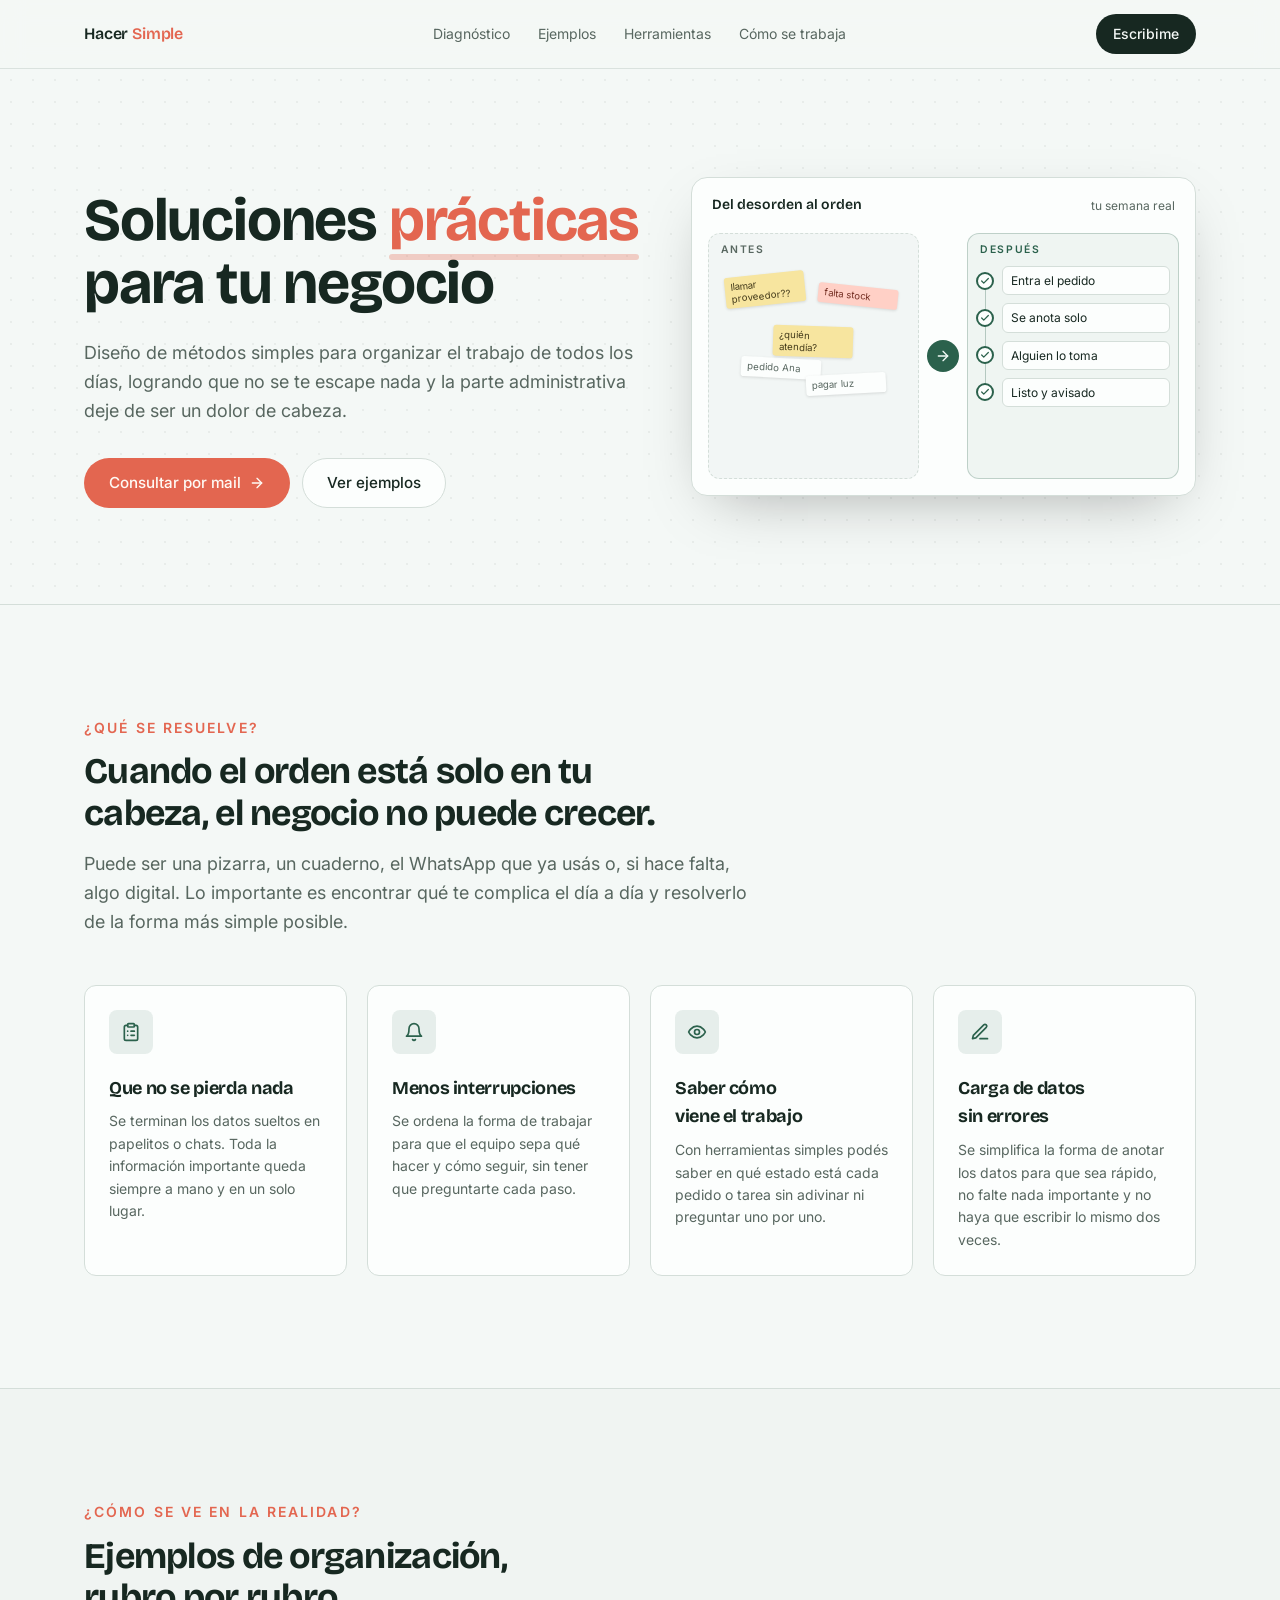
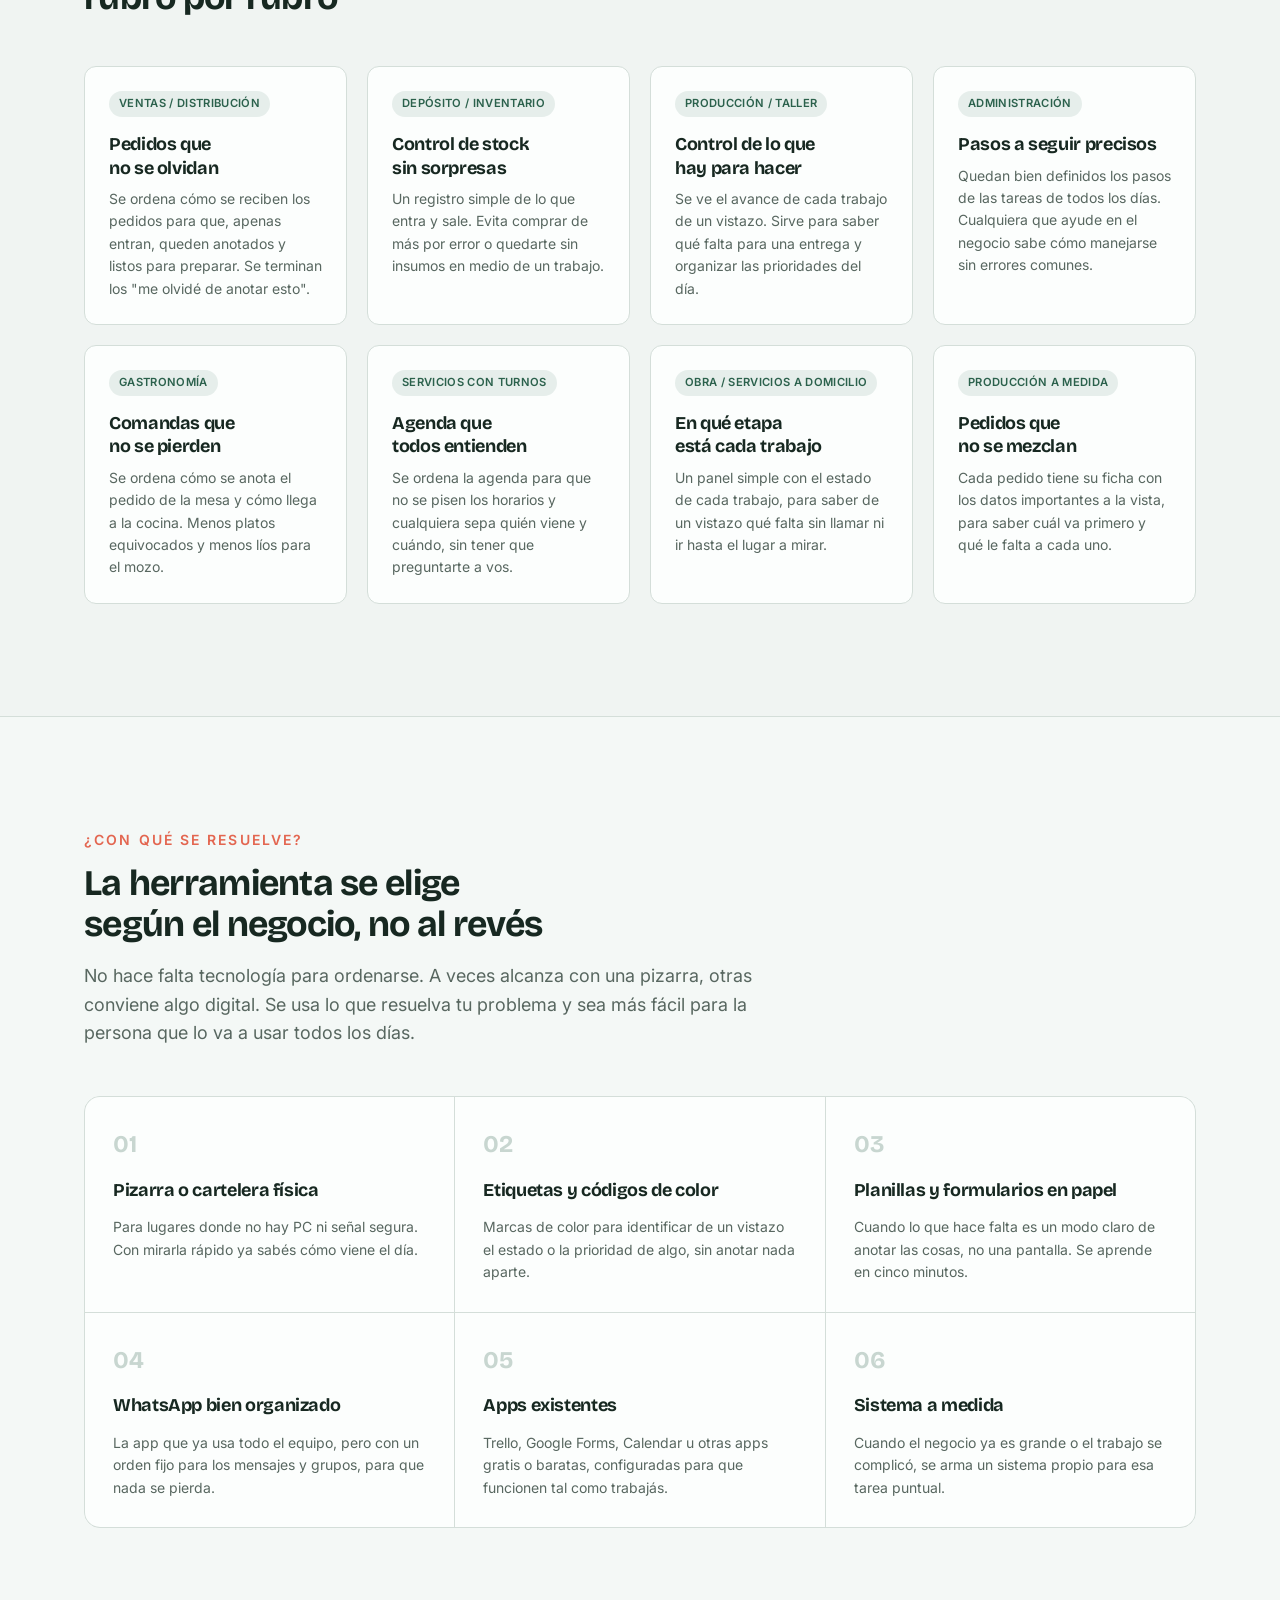
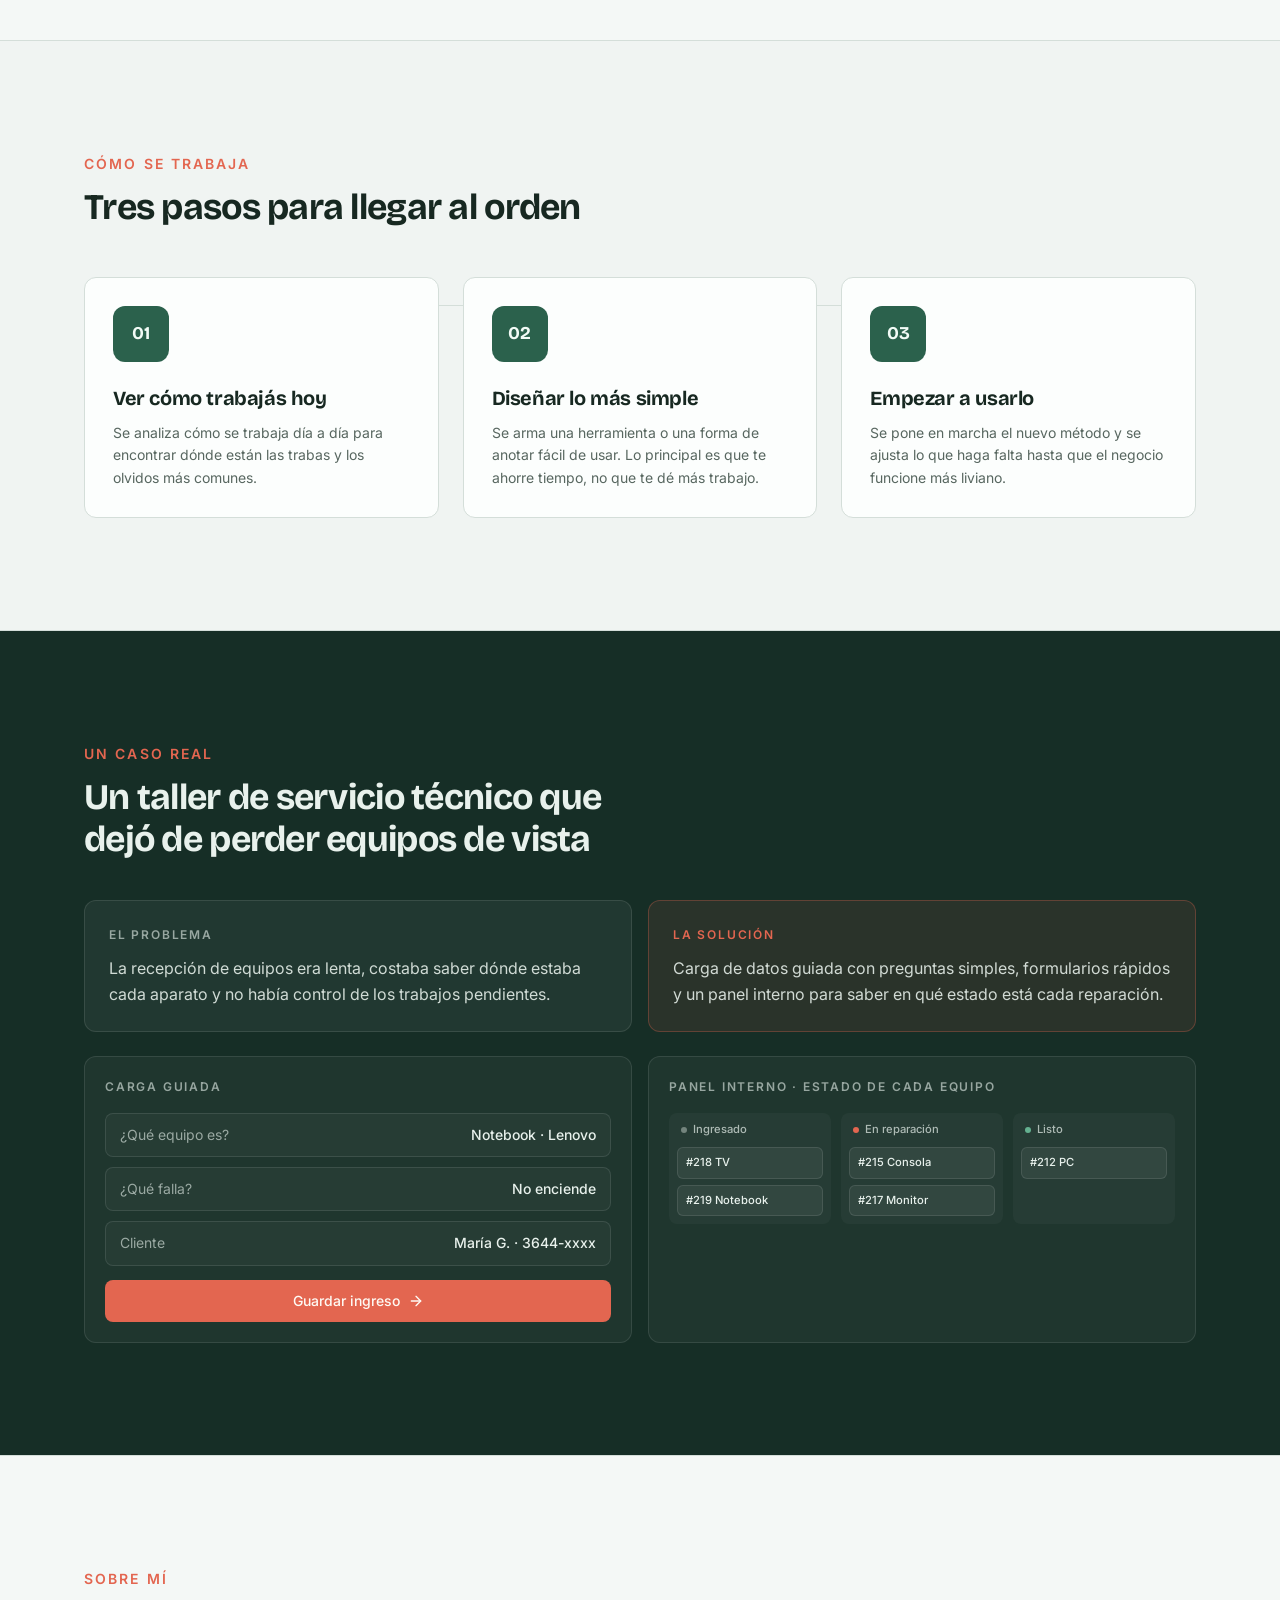
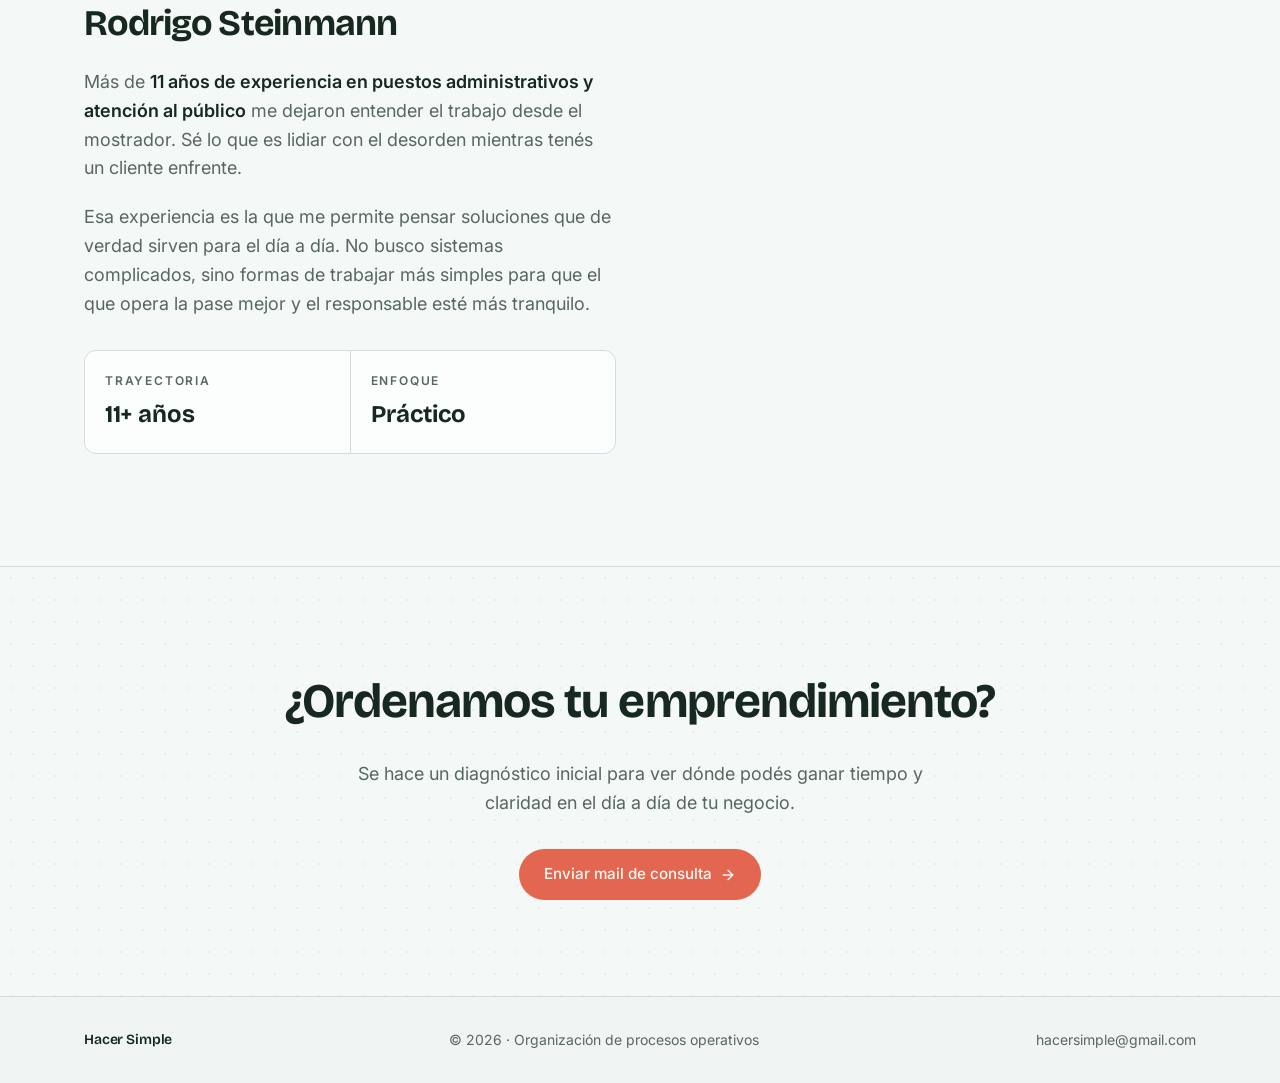
<file: index.html>
<!DOCTYPE html>
<html lang="es">
  <head>
    <meta name="robots" content="noindex, nofollow">
    <meta charset="UTF-8" />
    <meta name="viewport" content="width=device-width, initial-scale=1.0" />
    <meta name="theme-color" content="#f4f6f1" />
    <title>Hacer Simple | Que tu negocio no dependa de tu memoria</title>
    <meta
      name="description"
      content="Ayuda para ordenar el trabajo de todos los días de tu negocio con herramientas simples: del caos de papelitos y chats sueltos a un sistema claro que cualquiera entiende."
    />
    <link rel="icon" href="favicon.svg" type="image/svg+xml" />
    <link rel="preconnect" href="https://fonts.googleapis.com" />
    <link rel="preconnect" href="https://fonts.gstatic.com" crossorigin />
    <link
      href="https://fonts.googleapis.com/css2?family=Bricolage+Grotesque:opsz,wght@12..96,400..800&family=Inter:wght@400;500;600&display=swap"
      rel="stylesheet"
    />
    <link rel="stylesheet" href="styles.css" />
  </head>
  <body>
    <!-- ENCABEZADO -->
    <header class="site-header">
      <div class="container header-inner">
        <a href="#top" class="brand">
          <span class="brand-name">Hacer <span class="accent">Simple</span></span>
        </a>
        <nav class="nav" aria-label="Navegación principal">
          <a href="#diagnostico">Diagnóstico</a>
          <a href="#ejemplos">Ejemplos</a>
          <a href="#herramientas">Herramientas</a>
          <a href="#metodologia">Cómo se trabaja</a>
        </nav>
        <a href="mailto:hacersimple@gmail.com" class="btn btn-dark">Escribime</a>
      </div>
    </header>

    <main>
      <!-- HERO -->
      <section id="top" class="hero">
        <div class="paper-lines" aria-hidden="true"></div>
        <div class="container hero-grid">
          <div>
            <h1 class="hero-title">
              Soluciones
              <span class="hl">prácticas</span>
              para tu negocio
            </h1>
            <p class="hero-lead">
              Diseño de métodos simples para organizar el trabajo de todos los días, logrando que no se
              te escape nada y la parte administrativa deje de ser un dolor de cabeza.
            </p>
            <div class="hero-actions">
              <a href="mailto:hacersimple@gmail.com" class="btn btn-accent">
                Consultar por mail
                <svg class="icon" viewBox="0 0 24 24" aria-hidden="true"><path d="M5 12h14"/><path d="m12 5 7 7-7 7"/></svg>
              </a>
              <a href="#ejemplos" class="btn btn-outline">Ver ejemplos</a>
            </div>
          </div>

          <!-- ANTES / DESPUÉS -->
          <div class="ba-card">
            <div class="ba-head">
              <span class="ba-title">Del desorden al orden</span>
              <span class="ba-sub">tu semana real</span>
            </div>
            <div class="ba-grid">
              <div class="ba-before">
                <p class="ba-label">Antes</p>
                <div class="ba-notes">
                  <span class="note note-yellow n1">llamar proveedor??</span>
                  <span class="note note-coral n2">falta stock</span>
                  <span class="note note-white n3">pedido Ana</span>
                  <span class="note note-white n4">pagar luz</span>
                  <span class="note note-yellow n5">¿quién atendía?</span>
                </div>
              </div>
              <div class="ba-arrow">
                <span class="arrow-circle">
                  <svg class="icon" viewBox="0 0 24 24" aria-hidden="true"><path d="M5 12h14"/><path d="m12 5 7 7-7 7"/></svg>
                </span>
              </div>
              <div class="ba-after">
                <p class="ba-label after">Después</p>
                <ol class="ba-steps">
                  <li><span class="check"><svg viewBox="0 0 24 24" aria-hidden="true"><path d="M20 6 9 17l-5-5"/></svg></span><span class="step-chip">Entra el pedido</span></li>
                  <li><span class="check"><svg viewBox="0 0 24 24" aria-hidden="true"><path d="M20 6 9 17l-5-5"/></svg></span><span class="step-chip">Se anota solo</span></li>
                  <li><span class="check"><svg viewBox="0 0 24 24" aria-hidden="true"><path d="M20 6 9 17l-5-5"/></svg></span><span class="step-chip">Alguien lo toma</span></li>
                  <li><span class="check"><svg viewBox="0 0 24 24" aria-hidden="true"><path d="M20 6 9 17l-5-5"/></svg></span><span class="step-chip">Listo y avisado</span></li>
                </ol>
              </div>
            </div>
          </div>
        </div>
      </section>

      <!-- DIAGNÓSTICO -->
      <section id="diagnostico" class="section">
        <div class="container">
          <div class="section-head">
            <p class="eyebrow">¿Qué se resuelve?</p>
            <h2 class="section-title">
              Cuando el orden está solo en tu cabeza, el negocio no puede crecer.
            </h2>
            <p class="section-lead">
              Puede ser una pizarra, un cuaderno, el WhatsApp que ya usás o, si hace falta,
              algo digital. Lo importante es encontrar qué te complica el día a día y
              resolverlo de la forma más simple posible.
            </p>
          </div>
          <div class="grid-4">
            <div class="card feature">
              <span class="feature-icon">
                <svg viewBox="0 0 24 24" aria-hidden="true"><rect width="8" height="4" x="8" y="2" rx="1" ry="1"/><path d="M16 4h2a2 2 0 0 1 2 2v14a2 2 0 0 1-2 2H6a2 2 0 0 1-2-2V6a2 2 0 0 1 2-2h2"/><path d="M12 11h4"/><path d="M12 16h4"/><path d="M8 11h.01"/><path d="M8 16h.01"/></svg>
              </span>
              <h3>Que no se pierda nada</h3>
              <p>Se terminan los datos sueltos en papelitos o chats. Toda la información importante queda siempre a mano y en un solo lugar.</p>
            </div>
            <div class="card feature">
              <span class="feature-icon">
                <svg viewBox="0 0 24 24" aria-hidden="true"><path d="M6 8a6 6 0 0 1 12 0c0 7 3 9 3 9H3s3-2 3-9"/><path d="M10.3 21a1.94 1.94 0 0 0 3.4 0"/></svg>
              </span>
              <h3>Menos interrupciones</h3>
              <p>Se ordena la forma de trabajar para que el equipo sepa qué hacer y cómo seguir, sin tener que preguntarte cada paso.</p>
            </div>
            <div class="card feature">
              <span class="feature-icon">
                <svg viewBox="0 0 24 24" aria-hidden="true"><path d="M2 12s3-7 10-7 10 7 10 7-3 7-10 7-10-7-10-7Z"/><circle cx="12" cy="12" r="3"/></svg>
              </span>
              <h3>Saber cómo viene el trabajo</h3>
              <p>Con herramientas simples podés saber en qué estado está cada pedido o tarea sin adivinar ni preguntar uno por uno.</p>
            </div>
            <div class="card feature">
              <span class="feature-icon">
                <svg viewBox="0 0 24 24" aria-hidden="true"><path d="M12 20h9"/><path d="M16.5 3.5a2.12 2.12 0 0 1 3 3L7 19l-4 1 1-4Z"/></svg>
              </span>
              <h3>Carga de datos sin errores</h3>
              <p>Se simplifica la forma de anotar los datos para que sea rápido, no falte nada importante y no haya que escribir lo mismo dos veces.</p>
            </div>
          </div>
        </div>
      </section>

      <!-- EJEMPLOS -->
      <section id="ejemplos" class="section section-tint">
        <div class="container">
          <div class="section-head">
            <p class="eyebrow">¿Cómo se ve en la realidad?</p>
            <h2 class="section-title">Ejemplos de organización, rubro por rubro</h2>
          </div>
          <div class="grid-4">
            <article class="card example">
              <span class="tag">Ventas / Distribución</span>
              <h3>Pedidos que no se olvidan</h3>
              <p>Se ordena cómo se reciben los pedidos para que, apenas entran, queden anotados y listos para preparar. Se terminan los "me olvidé de anotar esto".</p>
            </article>
            <article class="card example">
              <span class="tag">Depósito / Inventario</span>
              <h3>Control de stock sin sorpresas</h3>
              <p>Un registro simple de lo que entra y sale. Evita comprar de más por error o quedarte sin insumos en medio de un trabajo.</p>
            </article>
            <article class="card example">
              <span class="tag">Producción / Taller</span>
              <h3>Control de lo que hay para hacer</h3>
              <p>Se ve el avance de cada trabajo de un vistazo. Sirve para saber qué falta para una entrega y organizar las prioridades del día.</p>
            </article>
            <article class="card example">
              <span class="tag">Administración</span>
              <h3>Pasos a seguir precisos</h3>
              <p>Quedan bien definidos los pasos de las tareas de todos los días. Cualquiera que ayude en el negocio sabe cómo manejarse sin errores comunes.</p>
            </article>
            <article class="card example">
              <span class="tag">Gastronomía</span>
              <h3>Comandas que no se pierden</h3>
              <p>Se ordena cómo se anota el pedido de la mesa y cómo llega a la cocina. Menos platos equivocados y menos líos para el mozo.</p>
            </article>
            <article class="card example">
              <span class="tag">Servicios con turnos</span>
              <h3>Agenda que todos entienden</h3>
              <p>Se ordena la agenda para que no se pisen los horarios y cualquiera sepa quién viene y cuándo, sin tener que preguntarte a vos.</p>
            </article>
            <article class="card example">
              <span class="tag">Obra / Servicios a domicilio</span>
              <h3>En qué etapa está cada trabajo</h3>
              <p>Un panel simple con el estado de cada trabajo, para saber de un vistazo qué falta sin llamar ni ir hasta el lugar a mirar.</p>
            </article>
            <article class="card example">
              <span class="tag">Producción a medida</span>
              <h3>Pedidos que no se mezclan</h3>
              <p>Cada pedido tiene su ficha con los datos importantes a la vista, para saber cuál va primero y qué le falta a cada uno.</p>
            </article>
          </div>
        </div>
      </section>

      <!-- HERRAMIENTAS -->
      <section id="herramientas" class="section">
        <div class="container">
          <div class="section-head">
            <p class="eyebrow">¿Con qué se resuelve?</p>
            <h2 class="section-title">La herramienta se elige según el negocio, no al revés</h2>
            <p class="section-lead">
              No hace falta tecnología para ordenarse. A veces alcanza con una pizarra, otras
              conviene algo digital. Se usa lo que resuelva tu problema y sea más fácil para la
              persona que lo va a usar todos los días.
            </p>
          </div>
          <div class="tools-grid">
            <div class="tool">
              <span class="tool-n">01</span>
              <h3>Pizarra o cartelera física</h3>
              <p>Para lugares donde no hay PC ni señal segura. Con mirarla rápido ya sabés cómo viene el día.</p>
            </div>
            <div class="tool">
              <span class="tool-n">02</span>
              <h3>Etiquetas y códigos de color</h3>
              <p>Marcas de color para identificar de un vistazo el estado o la prioridad de algo, sin anotar nada aparte.</p>
            </div>
            <div class="tool">
              <span class="tool-n">03</span>
              <h3>Planillas y formularios en papel</h3>
              <p>Cuando lo que hace falta es un modo claro de anotar las cosas, no una pantalla. Se aprende en cinco minutos.</p>
            </div>
            <div class="tool">
              <span class="tool-n">04</span>
              <h3>WhatsApp bien organizado</h3>
              <p>La app que ya usa todo el equipo, pero con un orden fijo para los mensajes y grupos, para que nada se pierda.</p>
            </div>
            <div class="tool">
              <span class="tool-n">05</span>
              <h3>Apps existentes</h3>
              <p>Trello, Google Forms, Calendar u otras apps gratis o baratas, configuradas para que funcionen tal como trabajás.</p>
            </div>
            <div class="tool">
              <span class="tool-n">06</span>
              <h3>Sistema a medida</h3>
              <p>Cuando el negocio ya es grande o el trabajo se complicó, se arma un sistema propio para esa tarea puntual.</p>
            </div>
          </div>
        </div>
      </section>

      <!-- METODOLOGÍA -->
      <section id="metodologia" class="section section-tint">
        <div class="container">
          <div class="section-head">
            <p class="eyebrow">Cómo se trabaja</p>
            <h2 class="section-title">Tres pasos para llegar al orden</h2>
          </div>
          <ol class="steps">
            <li class="step">
              <span class="step-n">01</span>
              <h3>Ver cómo trabajás hoy</h3>
              <p>Se analiza cómo se trabaja día a día para encontrar dónde están las trabas y los olvidos más comunes.</p>
            </li>
            <li class="step">
              <span class="step-n">02</span>
              <h3>Diseñar lo más simple</h3>
              <p>Se arma una herramienta o una forma de anotar fácil de usar. Lo principal es que te ahorre tiempo, no que te dé más trabajo.</p>
            </li>
            <li class="step">
              <span class="step-n">03</span>
              <h3>Empezar a usarlo</h3>
              <p>Se pone en marcha el nuevo método y se ajusta lo que haga falta hasta que el negocio funcione más liviano.</p>
            </li>
          </ol>
        </div>
      </section>

      <!-- CASO REAL -->
      <section id="caso" class="section section-ink">
        <div class="container">
          <div class="section-head">
            <p class="eyebrow">Un caso real</p>
            <h2 class="section-title">Un taller de servicio técnico que dejó de perder equipos de vista</h2>
          </div>
          <div class="case-top">
            <div class="case-problem">
              <p class="case-label">El problema</p>
              <p>La recepción de equipos era lenta, costaba saber dónde estaba cada aparato y no había control de los trabajos pendientes.</p>
            </div>
            <div class="case-solution">
              <p class="case-label accent">La solución</p>
              <p>Carga de datos guiada con preguntas simples, formularios rápidos y un panel interno para saber en qué estado está cada reparación.</p>
            </div>
          </div>
          <div class="case-mocks">
            <div class="mock">
              <p class="mock-label">Carga guiada</p>
              <div class="intake">
                <div class="intake-row"><span class="intake-k">¿Qué equipo es?</span><span class="intake-v">Notebook · Lenovo</span></div>
                <div class="intake-row"><span class="intake-k">¿Qué falla?</span><span class="intake-v">No enciende</span></div>
                <div class="intake-row"><span class="intake-k">Cliente</span><span class="intake-v">María G. · 3644-xxxx</span></div>
                <span class="intake-btn">Guardar ingreso <svg class="icon" viewBox="0 0 24 24" aria-hidden="true"><path d="M5 12h14"/><path d="m12 5 7 7-7 7"/></svg></span>
              </div>
            </div>
            <div class="mock">
              <p class="mock-label">Panel interno · estado de cada equipo</p>
              <div class="board">
                <div class="board-col">
                  <p class="board-h"><span class="bdot muted"></span>Ingresado</p>
                  <div class="board-item">#218 TV</div>
                  <div class="board-item">#219 Notebook</div>
                </div>
                <div class="board-col">
                  <p class="board-h"><span class="bdot accent"></span>En reparación</p>
                  <div class="board-item">#215 Consola</div>
                  <div class="board-item">#217 Monitor</div>
                </div>
                <div class="board-col">
                  <p class="board-h"><span class="bdot primary"></span>Listo</p>
                  <div class="board-item">#212 PC</div>
                </div>
              </div>
            </div>
          </div>
        </div>
      </section>

      <!-- SOBRE MÍ -->
      <section id="sobre-mi" class="section">
        <div class="container about-grid">
          <div>
            <p class="eyebrow">Sobre mí</p>
            <h2 class="section-title">Rodrigo Steinmann</h2>
            <div class="about-text">
              <p>
                Más de <strong>11 años de experiencia en puestos administrativos y atención al público</strong>
                me dejaron entender el trabajo desde el mostrador. Sé lo que es lidiar con el
                desorden mientras tenés un cliente enfrente.
              </p>
              <p>
                Esa experiencia es la que me permite pensar soluciones que de verdad sirven para
                el día a día. No busco sistemas complicados, sino formas de trabajar más simples
                para que el que opera la pase mejor y el responsable esté más tranquilo.
              </p>
            </div>
            <dl class="about-stats">
              <div>
                <dt>Trayectoria</dt>
                <dd>11+ años</dd>
              </div>
              <div>
                <dt>Enfoque</dt>
                <dd>Práctico</dd>
              </div>
            </dl>
          </div>
        </div>
      </section>

      <!-- CTA -->
      <section class="cta">
        <div class="paper-lines" aria-hidden="true"></div>
        <div class="container cta-inner">
          <h2 class="cta-title">¿Ordenamos tu emprendimiento?</h2>
          <p class="cta-lead">
            Se hace un diagnóstico inicial para ver dónde podés ganar tiempo y claridad en el
            día a día de tu negocio.
          </p>
          <a href="mailto:hacersimple@gmail.com" class="btn btn-accent">
            Enviar mail de consulta
            <svg class="icon" viewBox="0 0 24 24" aria-hidden="true"><path d="M5 12h14"/><path d="m12 5 7 7-7 7"/></svg>
          </a>
        </div>
      </section>
    </main>

    <!-- PIE -->
    <footer class="site-footer">
      <div class="container footer-inner">
        <div class="brand">
          <span class="brand-name small">Hacer Simple</span>
        </div>
        <p class="footer-copy">© <span id="year">2026</span> · Organización de procesos operativos</p>
        <a href="mailto:hacersimple@gmail.com" class="footer-mail">hacersimple@gmail.com</a>
      </div>
    </footer>

    <script>
      document.getElementById("year").textContent = new Date().getFullYear();
    </script>
  </body>
</html>
</file>
<file: styles.css>
/* =========================================================
   Orden Operativo — hoja de estilos
   Concepto: "mesa de trabajo" (papel frío + tinta pino + coral)
   ========================================================= */

:root {
  color-scheme: light;

  --background: oklch(0.976 0.006 165);
  --foreground: oklch(0.26 0.028 165);
  --card: oklch(0.995 0.003 160);
  --primary: oklch(0.45 0.068 165);
  --primary-foreground: oklch(0.98 0.012 160);
  --secondary: oklch(0.935 0.01 165);
  --muted: oklch(0.945 0.008 165);
  --muted-foreground: oklch(0.5 0.022 165);
  --accent: oklch(0.66 0.16 32);
  --accent-foreground: oklch(0.99 0.012 60);
  --border: oklch(0.892 0.012 165);
  --ink: oklch(0.28 0.035 168);
  --ink-foreground: oklch(0.95 0.012 160);

  --radius: 0.625rem;
  --maxw: 72rem;

  --font-sans: "Inter", ui-sans-serif, system-ui, sans-serif;
  --font-display: "Bricolage Grotesque", ui-sans-serif, system-ui, sans-serif;
}

/* -------- Reset básico -------- */
*,
*::before,
*::after {
  box-sizing: border-box;
}

html {
  background: var(--background);
  scroll-behavior: smooth;
  -webkit-text-size-adjust: 100%;
}

body {
  margin: 0;
  font-family: var(--font-sans);
  color: var(--foreground);
  background: var(--background);
  line-height: 1.6;
  -webkit-font-smoothing: antialiased;
}

h1,
h2,
h3 {
  font-family: var(--font-display);
  font-weight: 700;
  letter-spacing: -0.02em;
  margin: 0;
  text-wrap: balance;
}

p {
  margin: 0;
}

a {
  color: inherit;
  text-decoration: none;
}

img {
  display: block;
  max-width: 100%;
}

svg.icon {
  width: 1rem;
  height: 1rem;
}

/* Icono con trazo (estilo lucide) */
.feature-icon svg,
.check svg,
.btn svg,
.intake-btn svg,
.icon {
  fill: none;
  stroke: currentColor;
  stroke-width: 2;
  stroke-linecap: round;
  stroke-linejoin: round;
}

/* -------- Layout -------- */
.container {
  width: 100%;
  max-width: var(--maxw);
  margin: 0 auto;
  padding-inline: 1.25rem;
}

.accent {
  color: var(--accent);
}

/* Textura de papel punteado */
.paper-lines {
  position: absolute;
  inset: 0;
  pointer-events: none;
  opacity: 0.6;
  background-image: radial-gradient(
    color-mix(in oklch, var(--foreground) 9%, transparent) 1px,
    transparent 1px
  );
  background-size: 22px 22px;
}

/* -------- Botones -------- */
.btn {
  display: inline-flex;
  align-items: center;
  justify-content: center;
  gap: 0.5rem;
  border-radius: 999px;
  padding: 0.75rem 1.5rem;
  font-weight: 500;
  font-size: 0.95rem;
  border: 1px solid transparent;
  cursor: pointer;
  transition: transform 0.15s ease, background-color 0.15s ease;
}

.btn:hover {
  transform: translateY(-2px);
}

.btn-accent {
  background: var(--accent);
  color: var(--accent-foreground);
}

.btn-dark {
  background: var(--foreground);
  color: var(--background);
  padding: 0.5rem 1rem;
  font-size: 0.875rem;
}

.btn-outline {
  background: var(--card);
  color: var(--foreground);
  border-color: var(--border);
}

.btn-outline:hover {
  background: var(--secondary);
  transform: none;
}

/* =========================================================
   ENCABEZADO
   ========================================================= */
.site-header {
  position: sticky;
  top: 0;
  z-index: 50;
  border-bottom: 1px solid color-mix(in oklch, var(--border) 80%, transparent);
  background: color-mix(in oklch, var(--background) 80%, transparent);
  backdrop-filter: blur(12px);
}

.header-inner {
  display: flex;
  align-items: center;
  justify-content: space-between;
  gap: 1rem;
  padding-block: 0.875rem;
}

.brand {
  display: inline-flex;
  align-items: center;
  gap: 0.625rem;
}

.brand-mark {
  display: inline-flex;
  align-items: center;
  justify-content: center;
  width: 2rem;
  height: 2rem;
  border-radius: 0.375rem;
  background: var(--primary);
  color: var(--primary-foreground);
  font-family: var(--font-display);
  font-weight: 700;
  font-size: 0.9rem;
}

.brand-mark.small {
  width: 1.75rem;
  height: 1.75rem;
  font-size: 0.75rem;
}

.brand-name {
  font-family: var(--font-display);
  font-weight: 600;
  font-size: 1rem;
  letter-spacing: -0.01em;
}

.brand-name.small {
  font-size: 0.875rem;
}

.nav {
  display: none;
  align-items: center;
  gap: 1.75rem;
}

.nav a {
  font-size: 0.875rem;
  color: var(--muted-foreground);
  transition: color 0.15s ease;
}

.nav a:hover {
  color: var(--foreground);
}

/* =========================================================
   HERO
   ========================================================= */
.hero {
  position: relative;
  overflow: hidden;
  border-bottom: 1px solid var(--border);
}

.hero-grid {
  position: relative;
  display: grid;
  gap: 3rem;
  align-items: center;
  padding-block: 4rem;
}

.eyebrow-pill {
  display: inline-flex;
  align-items: center;
  gap: 0.5rem;
  border: 1px solid var(--border);
  background: var(--card);
  border-radius: 999px;
  padding: 0.25rem 0.75rem;
  font-size: 0.75rem;
  font-weight: 500;
  color: var(--muted-foreground);
}

.eyebrow-pill .dot {
  width: 0.375rem;
  height: 0.375rem;
  border-radius: 999px;
  background: var(--accent);
}

.hero-title {
  margin-top: 1.5rem;
  font-size: clamp(2.25rem, 6vw, 3.75rem);
  line-height: 1.05;
}

.hero-title .hl {
  position: relative;
  white-space: nowrap;
  color: var(--accent);
}

.hero-title .hl::after {
  content: "";
  position: absolute;
  left: 0;
  bottom: -0.25rem;
  width: 100%;
  height: 0.375rem;
  border-radius: 999px;
  background: color-mix(in oklch, var(--accent) 30%, transparent);
}

.hero-lead {
  margin-top: 1.5rem;
  max-width: 100%;
  font-size: 1.125rem;
  color: var(--muted-foreground);
  text-wrap: pretty;
}

.hero-actions {
  margin-top: 2rem;
  display: flex;
  flex-direction: column;
  gap: 0.75rem;
}

/* Tarjeta Antes/Después */
.ba-card {
  position: relative;
  border: 1px solid var(--border);
  background: var(--card);
  border-radius: 1rem;
  padding: 1rem;
  box-shadow: 0 20px 60px -25px rgba(0, 0, 0, 0.35);
}

.ba-head {
  display: flex;
  align-items: center;
  justify-content: space-between;
  padding-inline: 0.25rem;
  margin-bottom: 1rem;
}

.ba-title {
  font-family: var(--font-display);
  font-weight: 600;
  font-size: 0.875rem;
}

.ba-sub {
  font-size: 0.75rem;
  color: var(--muted-foreground);
}

.ba-grid {
  display: grid;
  grid-template-columns: 1fr auto 1fr;
  align-items: stretch;
  gap: 0.5rem;
}

.ba-before {
  border: 1px dashed var(--border);
  background: color-mix(in oklch, var(--secondary) 40%, transparent);
  border-radius: 0.75rem;
  padding: 0.5rem;
}

.ba-label {
  margin: 0 0 0.25rem;
  padding-inline: 0.25rem;
  font-size: 0.65rem;
  font-weight: 600;
  text-transform: uppercase;
  letter-spacing: 0.15em;
  color: var(--muted-foreground);
}

.ba-label.after {
  color: var(--primary);
}

.ba-notes {
  position: relative;
  height: 13rem;
}

.note {
  position: absolute;
  width: 5rem;
  border-radius: 3px;
  padding: 0.25rem 0.375rem;
  font-size: 0.6rem;
  line-height: 1.2;
  box-shadow: 0 1px 3px rgba(0, 0, 0, 0.12);
}

.note-yellow {
  background: oklch(0.92 0.09 95);
  color: oklch(0.35 0.05 95);
}

.note-coral {
  background: oklch(0.9 0.06 32);
  color: oklch(0.4 0.1 32);
}

.note-white {
  background: var(--card);
  color: var(--muted-foreground);
}

.n1 { left: 0.5rem; top: 0.75rem; transform: rotate(-6deg); }
.n2 { right: 0.75rem; top: 1.5rem; transform: rotate(6deg); }
.n3 { left: 1.5rem; top: 6rem; transform: rotate(3deg); }
.n4 { right: 1.5rem; top: 7rem; transform: rotate(-3deg); }
.n5 { left: 50%; top: 4rem; transform: translateX(-50%) rotate(2deg); }

.ba-arrow {
  display: flex;
  align-items: center;
  justify-content: center;
}

.arrow-circle {
  display: flex;
  align-items: center;
  justify-content: center;
  width: 2rem;
  height: 2rem;
  border-radius: 999px;
  background: var(--primary);
  color: var(--primary-foreground);
}

.ba-after {
  border: 1px solid color-mix(in oklch, var(--primary) 25%, transparent);
  background: color-mix(in oklch, var(--primary) 6%, transparent);
  border-radius: 0.75rem;
  padding: 0.5rem;
}

.ba-steps {
  position: relative;
  list-style: none;
  margin: 0;
  padding: 0.25rem 0;
  display: flex;
  flex-direction: column;
  gap: 0.5rem;
}

.ba-steps::before {
  content: "";
  position: absolute;
  left: 0.5625rem;
  top: 0.75rem;
  bottom: 0.75rem;
  width: 1px;
  background: color-mix(in oklch, var(--primary) 30%, transparent);
}

.ba-steps li {
  position: relative;
  display: flex;
  align-items: center;
  gap: 0.5rem;
}

.check {
  position: relative;
  z-index: 1;
  display: flex;
  flex-shrink: 0;
  align-items: center;
  justify-content: center;
  width: 1.125rem;
  height: 1.125rem;
  border-radius: 999px;
  border: 2px solid var(--primary);
  background: var(--card);
}

.check svg {
  width: 0.625rem;
  height: 0.625rem;
  color: var(--primary);
  stroke-width: 3;
}

.step-chip {
  flex: 1;
  border: 1px solid var(--border);
  background: var(--card);
  border-radius: 0.375rem;
  padding: 0.25rem 0.5rem;
  font-size: 0.75rem;
}

/* =========================================================
   SECCIONES GENÉRICAS
   ========================================================= */
.section {
  border-bottom: 1px solid var(--border);
}

.section > .container {
  padding-block: 5rem;
}

.section-tint {
  background: color-mix(in oklch, var(--secondary) 30%, transparent);
}

.section-head {
  max-width: 42rem;
}

.eyebrow {
  font-size: 0.875rem;
  font-weight: 600;
  text-transform: uppercase;
  letter-spacing: 0.15em;
  color: var(--accent);
}

.section-title {
  margin-top: 0.75rem;
  font-size: clamp(1.875rem, 4vw, 2.25rem);
  line-height: 1.15;
}

.section-lead {
  margin-top: 1rem;
  font-size: 1.125rem;
  color: var(--muted-foreground);
  text-wrap: pretty;
}

/* Grillas de tarjetas */
.grid-4 {
  margin-top: 3rem;
  display: grid;
  gap: 1.25rem;
  grid-template-columns: 1fr;
}

.card {
  display: flex;
  flex-direction: column;
  border: 1px solid var(--border);
  background: var(--card);
  border-radius: 0.75rem;
  padding: 1.5rem;
  transition: transform 0.2s ease, box-shadow 0.2s ease;
}

.feature:hover {
  box-shadow: 0 16px 40px -28px rgba(0, 0, 0, 0.45);
}

.feature-icon {
  display: flex;
  align-items: center;
  justify-content: center;
  width: 2.75rem;
  height: 2.75rem;
  margin-bottom: 1.25rem;
  border-radius: 0.5rem;
  background: color-mix(in oklch, var(--primary) 10%, transparent);
  color: var(--primary);
}

.feature-icon svg {
  width: 1.25rem;
  height: 1.25rem;
}

.card h3 {
  font-size: 1.125rem;
}

.card p {
  margin-top: 0.5rem;
  font-size: 0.875rem;
  color: var(--muted-foreground);
}

/* Ejemplos */
.example:hover {
  transform: translateY(-4px);
  box-shadow: 0 20px 45px -30px rgba(0, 0, 0, 0.5);
}

.tag {
  align-self: flex-start;
  border-radius: 999px;
  background: color-mix(in oklch, var(--primary) 10%, transparent);
  color: var(--primary);
  padding: 0.25rem 0.625rem;
  font-size: 0.7rem;
  font-weight: 600;
  text-transform: uppercase;
  letter-spacing: 0.03em;
}

.example h3 {
  margin-top: 1rem;
  font-size: 1.125rem;
  line-height: 1.3;
}

/* Herramientas */
.tools-grid {
  margin-top: 3rem;
  display: grid;
  grid-template-columns: 1fr;
  gap: 1px;
  background: var(--border);
  border: 1px solid var(--border);
  border-radius: 1rem;
  overflow: hidden;
}

.tool {
  display: flex;
  flex-direction: column;
  gap: 0.75rem;
  background: var(--card);
  padding: 1.75rem;
}

.tool-n {
  font-family: var(--font-display);
  font-size: 1.5rem;
  font-weight: 700;
  color: color-mix(in oklch, var(--primary) 25%, transparent);
}

.tool h3 {
  font-size: 1.125rem;
}

.tool p {
  font-size: 0.875rem;
  color: var(--muted-foreground);
}

/* Metodología */
.steps {
  position: relative;
  list-style: none;
  margin: 3rem 0 0;
  padding: 0;
  display: grid;
  grid-template-columns: 1fr;
  gap: 1.5rem;
}

.step {
  position: relative;
  border: 1px solid var(--border);
  background: var(--card);
  border-radius: 0.75rem;
  padding: 1.75rem;
}

.step-n {
  display: flex;
  align-items: center;
  justify-content: center;
  width: 3.5rem;
  height: 3.5rem;
  border-radius: 0.75rem;
  background: var(--primary);
  color: var(--primary-foreground);
  font-family: var(--font-display);
  font-size: 1.125rem;
  font-weight: 700;
}

.step h3 {
  margin-top: 1.25rem;
  font-size: 1.25rem;
}

.step p {
  margin-top: 0.5rem;
  font-size: 0.875rem;
  color: var(--muted-foreground);
}

/* =========================================================
   CASO REAL (superficie tinta)
   ========================================================= */
.section-ink {
  background: var(--ink);
  color: var(--ink-foreground);
}

.section-ink .section-title {
  color: var(--ink-foreground);
}

.case-top {
  margin-top: 2.5rem;
  display: grid;
  grid-template-columns: 1fr;
  gap: 1rem;
}

.case-problem,
.case-solution {
  border-radius: 0.75rem;
  padding: 1.5rem;
}

.case-problem {
  border: 1px solid rgba(255, 255, 255, 0.1);
  background: rgba(255, 255, 255, 0.05);
}

.case-solution {
  border: 1px solid color-mix(in oklch, var(--accent) 30%, transparent);
  background: color-mix(in oklch, var(--accent) 10%, transparent);
}

.case-label {
  font-size: 0.75rem;
  font-weight: 600;
  text-transform: uppercase;
  letter-spacing: 0.15em;
  color: color-mix(in oklch, var(--ink-foreground) 60%, transparent);
}

.case-label.accent {
  color: var(--accent);
}

.case-problem p:last-child,
.case-solution p:last-child {
  margin-top: 0.75rem;
  color: color-mix(in oklch, var(--ink-foreground) 88%, transparent);
}

.case-mocks {
  margin-top: 1.5rem;
  display: grid;
  grid-template-columns: 1fr;
  gap: 1rem;
}

.mock {
  border: 1px solid rgba(255, 255, 255, 0.1);
  background: rgba(255, 255, 255, 0.04);
  border-radius: 0.75rem;
  padding: 1.25rem;
}

.mock-label {
  margin-bottom: 1rem;
  font-size: 0.75rem;
  font-weight: 600;
  text-transform: uppercase;
  letter-spacing: 0.15em;
  color: color-mix(in oklch, var(--ink-foreground) 60%, transparent);
}

.intake {
  display: flex;
  flex-direction: column;
  gap: 0.625rem;
}

.intake-row {
  display: flex;
  align-items: center;
  justify-content: space-between;
  gap: 0.75rem;
  border: 1px solid rgba(255, 255, 255, 0.1);
  background: rgba(255, 255, 255, 0.03);
  border-radius: 0.5rem;
  padding: 0.625rem 0.875rem;
}

.intake-k {
  font-size: 0.875rem;
  color: color-mix(in oklch, var(--ink-foreground) 60%, transparent);
}

.intake-v {
  font-size: 0.875rem;
  font-weight: 500;
}

.intake-btn {
  display: inline-flex;
  align-items: center;
  justify-content: center;
  gap: 0.5rem;
  margin-top: 0.25rem;
  background: var(--accent);
  color: var(--accent-foreground);
  border-radius: 0.5rem;
  padding: 0.625rem 1rem;
  font-size: 0.875rem;
  font-weight: 500;
}

.board {
  display: grid;
  grid-template-columns: repeat(3, 1fr);
  gap: 0.625rem;
}

.board-col {
  background: rgba(255, 255, 255, 0.03);
  border-radius: 0.5rem;
  padding: 0.5rem;
}

.board-h {
  display: flex;
  align-items: center;
  gap: 0.375rem;
  padding-inline: 0.25rem;
  margin-bottom: 0.5rem;
  font-size: 0.7rem;
  font-weight: 500;
  color: color-mix(in oklch, var(--ink-foreground) 70%, transparent);
}

.bdot {
  width: 0.375rem;
  height: 0.375rem;
  border-radius: 999px;
}

.bdot.muted { background: color-mix(in oklch, var(--ink-foreground) 40%, transparent); }
.bdot.accent { background: var(--accent); }
.bdot.primary { background: oklch(0.7 0.09 165); }

.board-item {
  border: 1px solid rgba(255, 255, 255, 0.1);
  background: rgba(255, 255, 255, 0.06);
  border-radius: 0.375rem;
  padding: 0.375rem 0.5rem;
  font-size: 0.7rem;
  font-weight: 500;
  margin-bottom: 0.375rem;
}

.board-item:last-child {
  margin-bottom: 0;
}

/* =========================================================
   SOBRE MÍ
   ========================================================= */
.about-grid {
  display: grid;
  grid-template-columns: 1fr;
  gap: 3rem;
  align-items: center;
}

.photo-frame {
  overflow: hidden;
  border: 1px solid var(--border);
  background: var(--card);
  border-radius: 1rem;
  padding: 0.625rem;
  box-shadow: 0 25px 60px -30px rgba(0, 0, 0, 0.5);
}

.photo-frame img {
  aspect-ratio: 4 / 3;
  width: 100%;
  object-fit: cover;
  border-radius: 0.75rem;
}

/* Cinta adhesiva decorativa */
.tape {
  position: relative;
}

.tape::before {
  content: "";
  position: absolute;
  top: -0.7rem;
  left: 50%;
  width: 4.5rem;
  height: 1.4rem;
  transform: translateX(-50%) rotate(-3deg);
  background: color-mix(in oklch, var(--accent) 22%, transparent);
  border: 1px solid color-mix(in oklch, var(--accent) 30%, transparent);
  border-radius: 2px;
  z-index: 1;
}

.about-text {
  margin-top: 1.5rem;
  display: flex;
  flex-direction: column;
  gap: 1.25rem;
  font-size: 1.125rem;
  color: var(--muted-foreground);
}

.about-text strong {
  color: var(--foreground);
  font-weight: 600;
}

.about-stats {
  margin: 2rem 0 0;
  display: grid;
  grid-template-columns: 1fr 1fr;
  gap: 1px;
  background: var(--border);
  border: 1px solid var(--border);
  border-radius: 0.75rem;
  overflow: hidden;
}

.about-stats > div {
  background: var(--card);
  padding: 1.25rem;
}

.about-stats dt {
  font-size: 0.75rem;
  font-weight: 600;
  text-transform: uppercase;
  letter-spacing: 0.15em;
  color: var(--muted-foreground);
}

.about-stats dd {
  margin: 0.25rem 0 0;
  font-family: var(--font-display);
  font-size: 1.5rem;
  font-weight: 700;
}

/* =========================================================
   CTA
   ========================================================= */
.cta {
  position: relative;
  overflow: hidden;
}

.cta-inner {
  position: relative;
  max-width: 48rem;
  text-align: center;
  padding-block: 6rem;
}

.cta-title {
  font-size: clamp(1.875rem, 5vw, 3rem);
}

.cta-lead {
  margin: 1.25rem auto 0;
  max-width: 36rem;
  font-size: 1.125rem;
  color: var(--muted-foreground);
  text-wrap: pretty;
}

.cta .btn {
  margin-top: 2rem;
}

/* =========================================================
   PIE
   ========================================================= */
.site-footer {
  border-top: 1px solid var(--border);
  background: color-mix(in oklch, var(--secondary) 30%, transparent);
}

.footer-inner {
  display: flex;
  flex-direction: column;
  align-items: center;
  justify-content: space-between;
  gap: 1rem;
  padding-block: 2rem;
  text-align: center;
}

.footer-copy,
.footer-mail {
  font-size: 0.875rem;
  color: var(--muted-foreground);
}

.footer-mail:hover {
  color: var(--foreground);
}

/* =========================================================
   RESPONSIVE
   ========================================================= */
@media (min-width: 640px) {
  .hero-actions {
    flex-direction: row;
  }

  .grid-4 {
    grid-template-columns: repeat(2, 1fr);
  }

  .tools-grid {
    grid-template-columns: repeat(2, 1fr);
  }

  .footer-inner {
    flex-direction: row;
    text-align: left;
  }
}

@media (min-width: 768px) {
  .hero-grid {
    grid-template-columns: 1.05fr 0.95fr;
    padding-block: 6rem;
  }

  .section > .container {
    padding-block: 7rem;
  }

  .case-top {
    grid-template-columns: 1fr 1fr;
  }

  .case-mocks {
    grid-template-columns: 1fr 1fr;
  }

  .steps {
    grid-template-columns: repeat(3, 1fr);
  }

  .steps::before {
    content: "";
    position: absolute;
    left: 0;
    right: 0;
    top: 1.75rem;
    height: 1px;
    background: var(--border);
  }

  .about-grid {
    grid-template-columns: 1fr 1fr;
  }

  .photo-frame {
    transform: rotate(-1.5deg);
  }

  .nav {
    display: flex;
  }
}

@media (min-width: 1024px) {
  .grid-4 {
    grid-template-columns: repeat(4, 1fr);
  }

  .tools-grid {
    grid-template-columns: repeat(3, 1fr);
  }
}

@media (prefers-reduced-motion: reduce) {
  * {
    scroll-behavior: auto !important;
    transition: none !important;
  }
}
</file>
